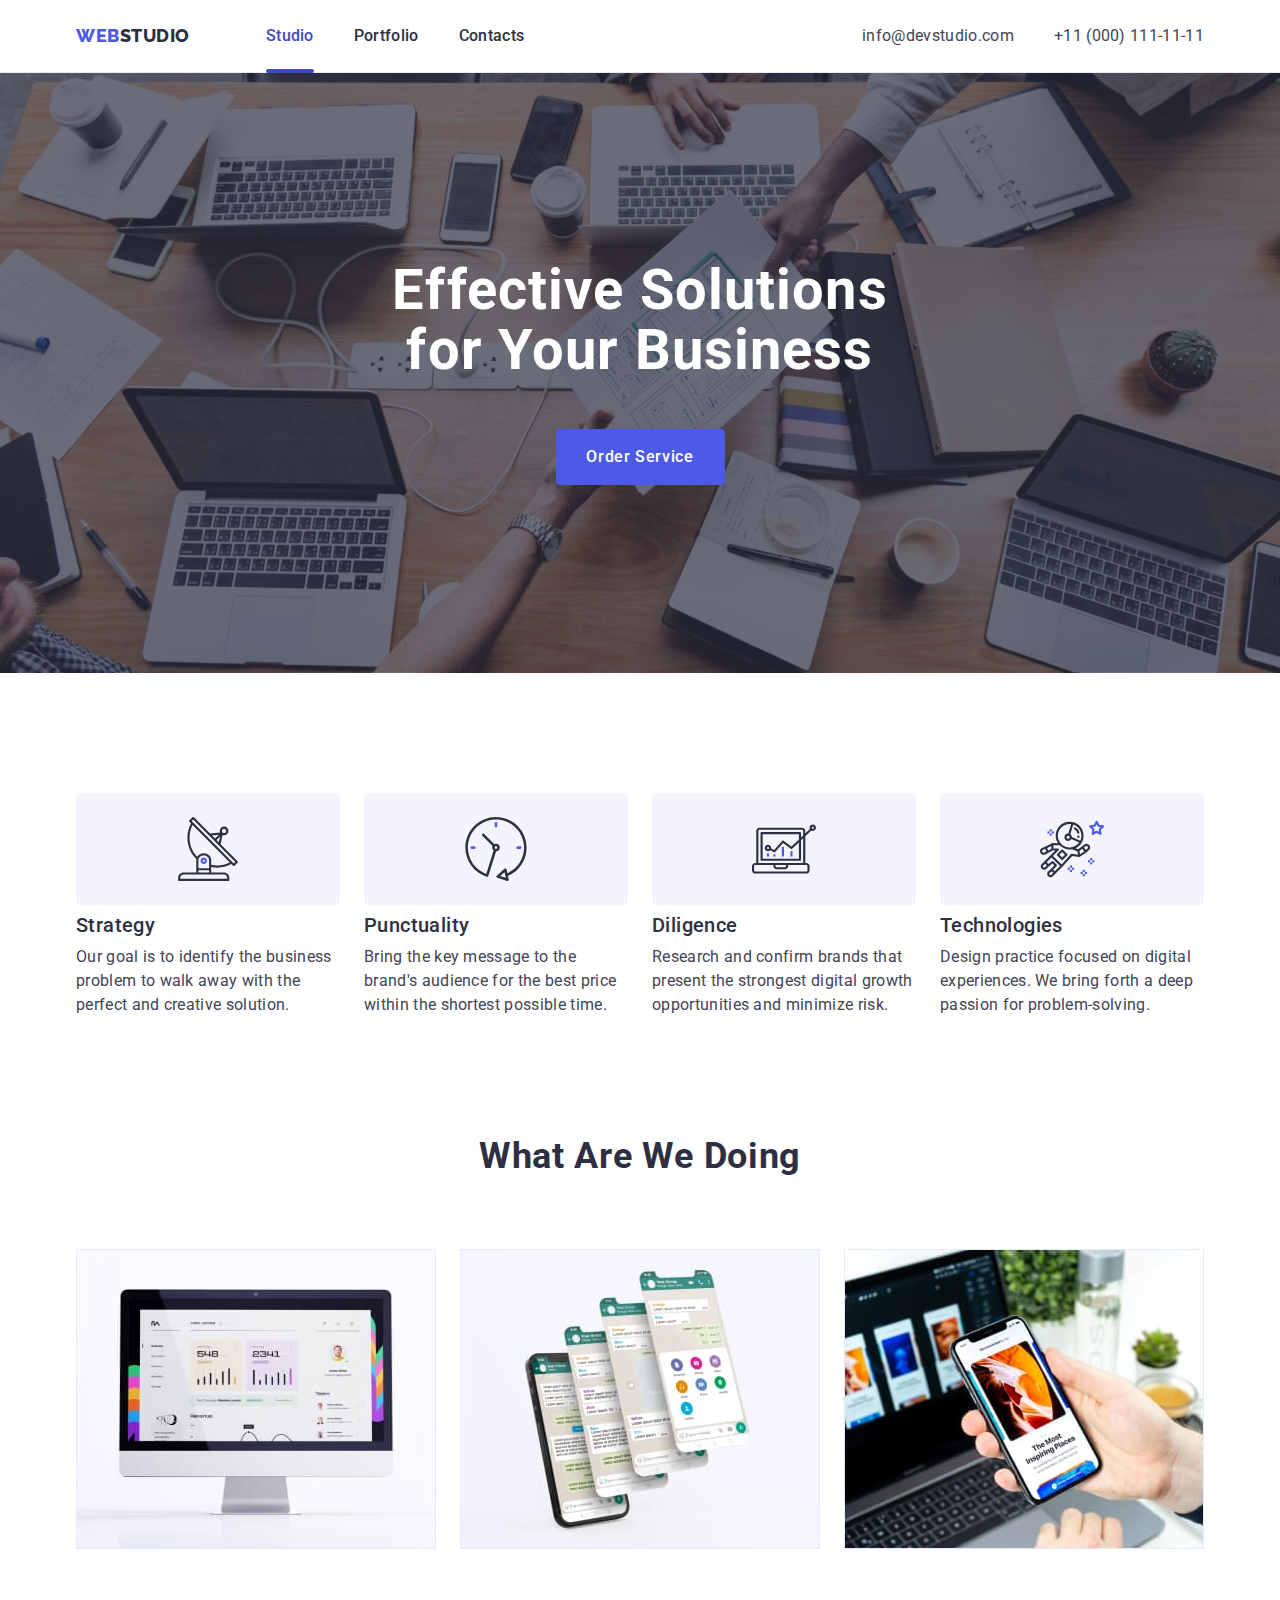
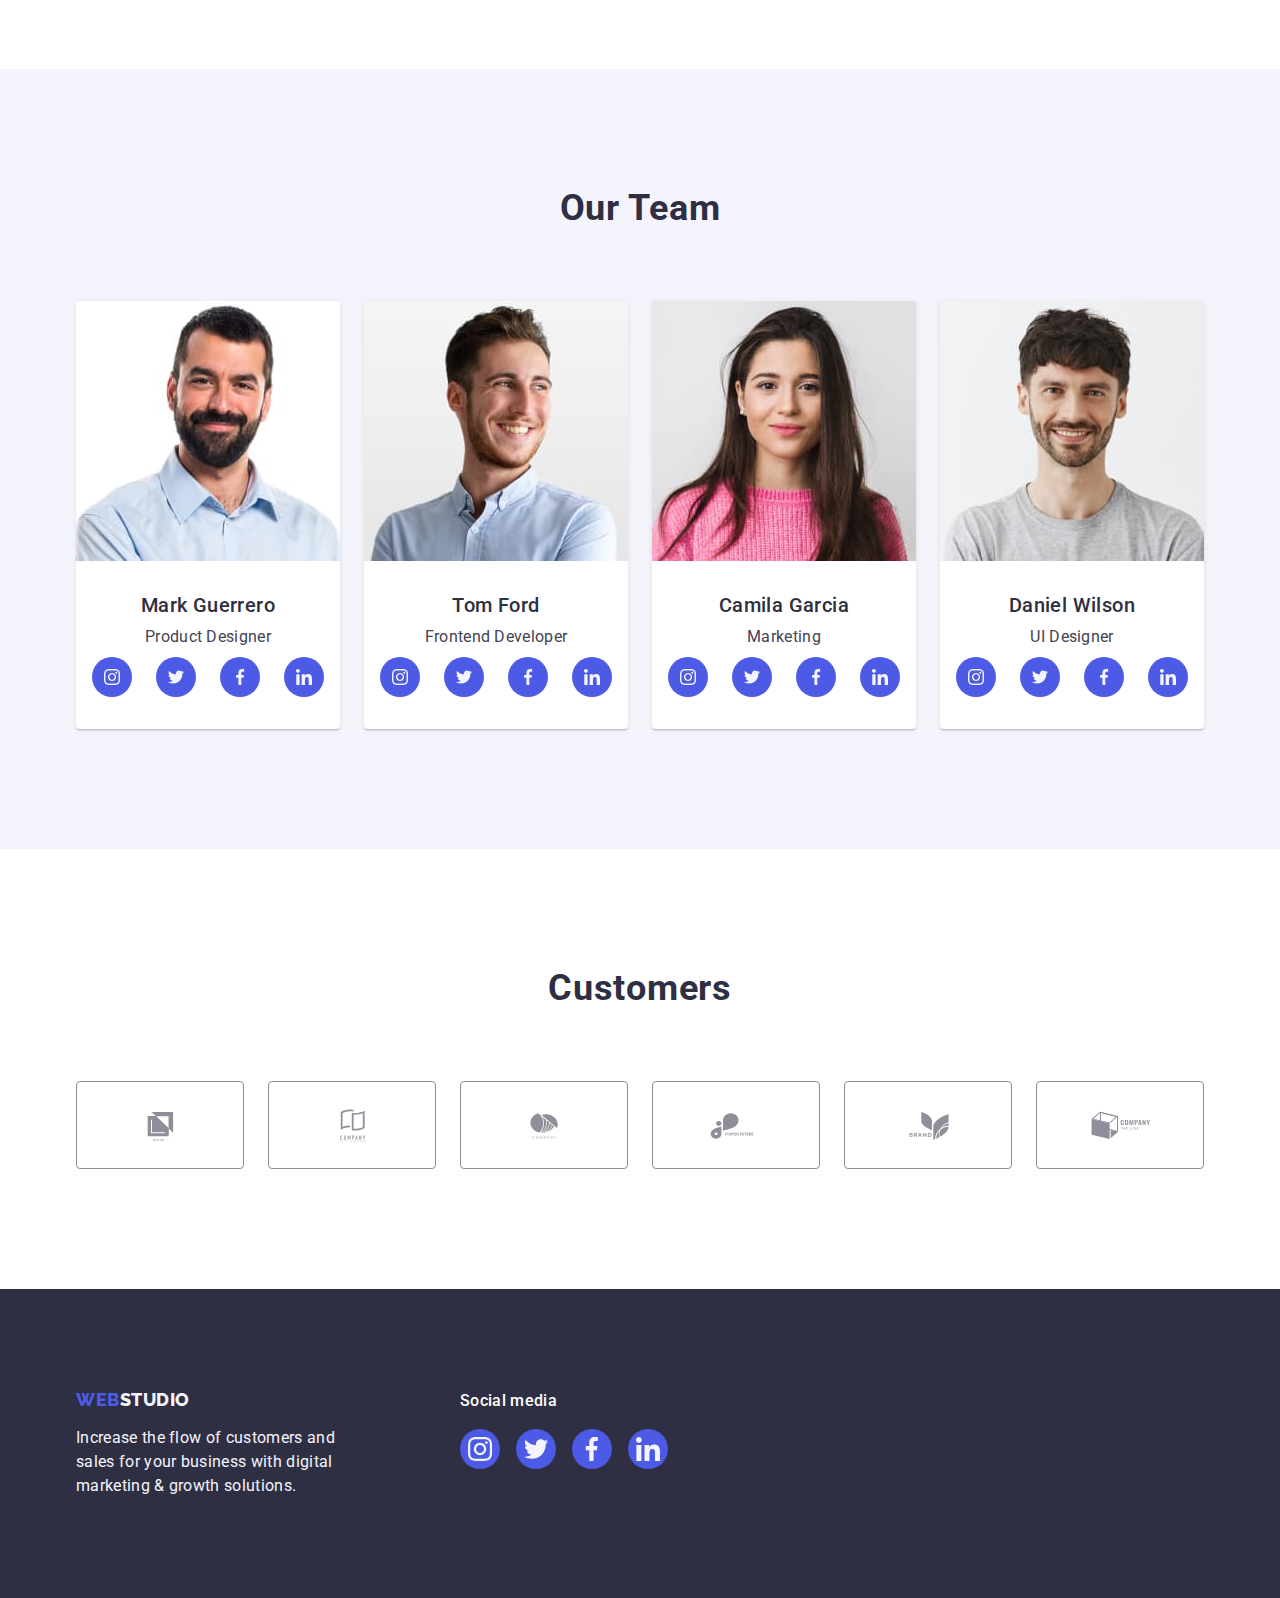
<file: index.html>
<!DOCTYPE html>
<html lang="en">
  <head>
    <meta charset="UTF-8" />
    <meta http-equiv="X-UA-Compatible" content="IE=edge" />
    <meta name="viewport" content="width=device-width, initial-scale=1.0" />
    <title>Webstudio</title>
    <link
      rel="stylesheet"
      href="https://cdn.jsdelivr.net/npm/modern-normalize@2.0.0/modern-normalize.min.css"
    />
    <link rel="preconnect" href="https://fonts.googleapis.com" />
    <link rel="preconnect" href="https://fonts.gstatic.com" crossorigin />
    <link
      href="https://fonts.googleapis.com/css2?family=Raleway:wght@800&family=Roboto:wght@400;500;700&display=swap"
      rel="stylesheet"
    />
    <link rel="stylesheet" href="./css/styles.css" />
  </head>
  <body>
    <!-- Header section -->
    <header class="header-section">
      <div class="header-wrapper container">
        <nav class="header-nav">
          <a class="link header-logo" href="./index.html"
            >Web<span class="header-logo-color">Studio</span></a
          >
          <ul class="list menu">
            <li class="header-menu-item">
              <a class="link header-nav__link current" href="./index.html">Studio</a>
            </li>
            <li class="header-menu-item">
              <a class="link header-nav__link" href="./portfolio.html">Portfolio</a>
            </li>
            <li class="header-menu-item">
              <a class="link header-nav__link" href="">Contacts</a>
            </li>
          </ul>
        </nav>
        <address class="adress">
          <ul class="list header-adress-list">
            <li
              ><a class="link contacts" href="mailto:info@devstudio.com">info@devstudio.com</a></li
            >
            <li><a class="link contacts" href="tel:+110001111111">+11 (000) 111-11-11</a></li>
          </ul>
        </address>
      </div>
    </header>
    <main>
      <!-- Hero section -->
      <section class="hero-section">
        <div class="container">
          <h1 class="main-title">Effective Solutions for Your Business</h1>
          <button class="cta-btn" type="button" data-modal-open> Order Service </button>
        </div>
      </section>
      <!-- Feature section -->
      <section class="feature-section">
        <div class="container">
          <h2 class="visually-hidden">Why us?</h2>
          <ul class="list feature-list">
            <li class="feature-list-item">
              <div class="feature-list-icon"
                ><svg width="64" height="64">
                  <use href="./images/icons.svg#icon-antenna-icon"></use>
                </svg>
              </div>
              <h3 class="feature-title">Strategy</h3>
              <p class="feature-text"
                >Our goal is to identify the business problem to walk away with the perfect and
                creative solution.
              </p>
            </li>
            <li class="feature-list-item">
              <div class="feature-list-icon"
                ><svg width="64" height="64">
                  <use href="./images/icons.svg#icon-clock-icon"></use>
                </svg>
              </div>
              <h3 class="feature-title"> Punctuality </h3>
              <p class="feature-text"
                >Bring the key message to the brand's audience for the best price within the
                shortest possible time.
              </p>
            </li>
            <li class="feature-list-item">
              <div class="feature-list-icon"
                ><svg width="64" height="64">
                  <use href="./images/icons.svg#icon-diagram-icon"></use>
                </svg>
              </div>
              <h3 class="feature-title">Diligence </h3>
              <p class="feature-text"
                >Research and confirm brands that present the strongest digital growth opportunities
                and minimize risk.
              </p>
            </li>
            <li class="feature-list-item">
              <div class="feature-list-icon">
                <svg width="64" height="64">
                  <use href="./images/icons.svg#icon-astronaut-icon"></use>
                </svg>
              </div>
              <h3 class="feature-title">Technologies</h3>
              <p class="feature-text"
                >Design practice focused on digital experiences. We bring forth a deep passion for
                problem-solving.
              </p>
            </li>
          </ul>
        </div>
      </section>
      <!-- Gallery section -->
      <section class="gallery-section">
        <div class="container">
          <h2 class="gallery-title">What are we doing</h2>
          <ul class="list gallery-list">
            <li class="gallery-list-item">
              <img src="./images/gallery/img-1.jpeg" alt="example1" width="360" height="300" />
            </li>
            <li class="gallery-list-item">
              <img src="./images/gallery/img-2.jpeg" alt="example2" width="360" height="300" />
            </li>
            <li class="gallery-list-item">
              <img src="./images/gallery/img-3.jpeg" alt="example3" width="360" height="300" />
            </li>
          </ul>
        </div>
      </section>
      <!-- Team section -->
      <section class="team-section">
        <div class="container">
          <h2 class="team-maintitle">Our Team</h2>
          <ul class="list team-list">
            <li class="team-list-item">
              <img
                src="./images/our-team/img-1.jpeg"
                alt="Mark Guerrero Product Designer"
                width="264"
                height="260"
              />
              <div class="team-person">
                <h3 class="team-title">Mark Guerrero</h3>
                <p class="team-text">Product Designer</p>

                <ul class="team-list-social-links list">
                  <li class="team-social-links-item">
                    <a class="social-links-item-link" href="">
                      <svg class="team-social-links-icon" width="16" height="16">
                        <use href="./images/icons.svg#icon-instagram-icon"></use>
                      </svg>
                    </a>
                  </li>
                  <li class="team-social-links-item">
                    <a class="social-links-item-link" href="">
                      <svg class="team-social-links-icon" width="16" height="16">
                        <use href="./images/icons.svg#icon-twitter-icon"></use>
                      </svg>
                    </a>
                  </li>
                  <li class="team-social-links-item">
                    <a class="social-links-item-link" href="">
                      <svg class="team-social-links-icon" width="16" height="16">
                        <use href="./images/icons.svg#icon-facebook-icon"></use>
                      </svg>
                    </a>
                  </li>
                  <li class="team-social-links-item">
                    <a class="social-links-item-link" href="">
                      <svg class="team-social-links-icon" width="16" height="16">
                        <use href="./images/icons.svg#icon-linkedin-icon"></use>
                      </svg>
                    </a>
                  </li>
                </ul>
              </div>
            </li>
            <li class="team-list-item">
              <img
                src="./images/our-team/img-2.jpeg"
                alt="Tom Ford Frontend Developer"
                width="264"
                height="260"
              />
              <div class="team-person">
                <h3 class="team-title">Tom Ford</h3>
                <p class="team-text">Frontend Developer</p>

                <ul class="team-list-social-links list">
                  <li class="team-social-links-item">
                    <a class="social-links-item-link" href="">
                      <svg class="team-social-links-icon" width="16" height="16">
                        <use href="./images/icons.svg#icon-instagram-icon"></use>
                      </svg>
                    </a>
                  </li>
                  <li class="team-social-links-item">
                    <a class="social-links-item-link" href="">
                      <svg class="team-social-links-icon" width="16" height="16">
                        <use href="./images/icons.svg#icon-twitter-icon"></use>
                      </svg>
                    </a>
                  </li>
                  <li class="team-social-links-item">
                    <a class="social-links-item-link" href="">
                      <svg class="team-social-links-icon" width="16" height="16">
                        <use href="./images/icons.svg#icon-facebook-icon"></use>
                      </svg>
                    </a>
                  </li>
                  <li class="team-social-links-item">
                    <a class="social-links-item-link" href="">
                      <svg class="team-social-links-icon" width="16" height="16">
                        <use href="./images/icons.svg#icon-linkedin-icon"></use>
                      </svg>
                    </a>
                  </li>
                </ul>
              </div>
            </li>
            <li class="team-list-item">
              <img
                src="./images/our-team/img-3.jpeg"
                alt="Camila Garcia Marketing"
                width="264"
                height="260"
              />
              <div class="team-person">
                <h3 class="team-title">Camila Garcia</h3>
                <p class="team-text">Marketing</p>

                <ul class="team-list-social-links list">
                  <li class="team-social-links-item">
                    <a class="social-links-item-link" href="">
                      <svg class="team-social-links-icon" width="16" height="16">
                        <use href="./images/icons.svg#icon-instagram-icon"></use>
                      </svg>
                    </a>
                  </li>
                  <li class="team-social-links-item">
                    <a class="social-links-item-link" href="">
                      <svg class="team-social-links-icon" width="16" height="16">
                        <use href="./images/icons.svg#icon-twitter-icon"></use>
                      </svg>
                    </a>
                  </li>
                  <li class="team-social-links-item">
                    <a class="social-links-item-link" href="">
                      <svg class="team-social-links-icon" width="16" height="16">
                        <use href="./images/icons.svg#icon-facebook-icon"></use>
                      </svg>
                    </a>
                  </li>
                  <li class="team-social-links-item">
                    <a class="social-links-item-link" href="">
                      <svg class="team-social-links-icon" width="16" height="16">
                        <use href="./images/icons.svg#icon-linkedin-icon"></use>
                      </svg>
                    </a>
                  </li>
                </ul>
              </div>
            </li>
            <li class="team-list-item">
              <img
                src="./images/our-team/img-4.jpeg"
                alt="Daniel Wilson UI Designer"
                width="264"
                height="260"
              />
              <div class="team-person">
                <h3 class="team-title">Daniel Wilson</h3>
                <p class="team-text">UI Designer</p>

                <ul class="team-list-social-links list">
                  <li class="team-social-links-item">
                    <a class="social-links-item-link" href="">
                      <svg class="team-social-links-icon" width="16" height="16">
                        <use href="./images/icons.svg#icon-instagram-icon"></use>
                      </svg>
                    </a>
                  </li>
                  <li class="team-social-links-item">
                    <a class="social-links-item-link" href="">
                      <svg class="team-social-links-icon" width="16" height="16">
                        <use href="./images/icons.svg#icon-twitter-icon"></use>
                      </svg>
                    </a>
                  </li>
                  <li class="team-social-links-item">
                    <a class="social-links-item-link" href="">
                      <svg class="team-social-links-icon" width="16" height="16">
                        <use href="./images/icons.svg#icon-facebook-icon"></use>
                      </svg>
                    </a>
                  </li>
                  <li class="team-social-links-item">
                    <a class="social-links-item-link" href="">
                      <svg class="team-social-links-icon" width="16" height="16">
                        <use href="./images/icons.svg#icon-linkedin-icon"></use>
                      </svg>
                    </a>
                  </li>
                </ul>
              </div>
            </li>
          </ul>
        </div>
      </section>
      <!-- customers section -->
      <section class="customers-section">
        <div class="container">
          <h2 class="customers-title">Customers</h2>
          <ul class="customers-list list">
            <li class="customers-list-item">
              <a class="customers-item-link" href="">
                <svg class="customers-link-icon" width="104" height="56">
                  <use href="./images/icons.svg#icon-customer-first-icon"></use>
                </svg>
              </a>
            </li>
            <li class="customers-list-item">
              <a class="customers-item-link" href="">
                <svg class="customers-link-icon" width="104" height="56">
                  <use href="./images/icons.svg#icon-customer-second-icon"></use>
                </svg>
              </a>
            </li>
            <li class="customers-list-item">
              <a class="customers-item-link" href="">
                <svg class="customers-link-icon" width="104" height="56">
                  <use href="./images/icons.svg#icon-customer-third-icon"></use>
                </svg>
              </a>
            </li>
            <li class="customers-list-item">
              <a class="customers-item-link" href="">
                <svg class="customers-link-icon" width="104" height="56">
                  <use href="./images/icons.svg#icon-customer-forth-icon"></use>
                </svg>
              </a>
            </li>
            <li class="customers-list-item">
              <a class="customers-item-link" href="">
                <svg class="customers-link-icon" width="104" height="56">
                  <use href="./images/icons.svg#icon-customer-fifth-icon"></use>
                </svg>
              </a>
            </li>
            <li class="customers-list-item">
              <a class="customers-item-link" href="">
                <svg class="customers-link-icon" width="104" height="56">
                  <use href="./images/icons.svg#icon-customer-sixth-icon"></use>
                </svg>
              </a>
            </li>
          </ul>
        </div>
      </section>
    </main>
    <!-- Footer section -->
    <footer class="footer">
      <div class="container footer-wrapper">
        <div class="footer-logo-wrapper">
          <a class="link footer-logo" href="./index.html"
            >Web<span class="footer-logo-color">Studio</span>
          </a>
          <p class="footer-text"
            >Increase the flow of customers and sales for your business with digital marketing &
            growth solutions.
          </p>
        </div>
        <div>
          <p class="footer-socials-text">Social media</p>
          <ul class="footer-socials-list list">
            <li class="footer-socials-item">
              <a class="footer-socials-link" href="">
                <svg class="footer-socials-icon" width="24" height="24">
                  <use href="./images/icons.svg#icon-footer-instagram-icon"></use>
                </svg>
              </a>
            </li>
            <li class="footer-socials-item">
              <a class="footer-socials-link" href="">
                <svg class="footer-socials-icon" width="24" height="24">
                  <use href="./images/icons.svg#icon-footer-twitter-icon"></use>
                </svg>
              </a>
            </li>
            <li class="footer-socials-item">
              <a class="footer-socials-link" href="">
                <svg class="footer-socials-icon" width="24" height="24">
                  <use href="./images/icons.svg#icon-footer-facebook-icon"></use>
                </svg>
              </a>
            </li>
            <li class="footer-socials-item">
              <a class="footer-socials-link" href="">
                <svg class="footer-socials-icon" width="24" height="24">
                  <use href="./images/icons.svg#icon-footer-linkedin-icon"></use>
                </svg>
              </a>
            </li>
          </ul>
        </div>
      </div>
    </footer>
    <!-- modal window -->
    <div class="backdrop-window is-hidden" data-modal>
      <div class="modal-window">
        <button class="modal-window-btn" type="button" data-modal-close>
          <svg class="modal-window-icon" width="8" height="8">
            <use href="./images/icons.svg#icon-close-btn"></use>
          </svg>
        </button>
      </div>
    </div>
    <script src="./js/modal.js"></script>
  </body>
</html>
</file>
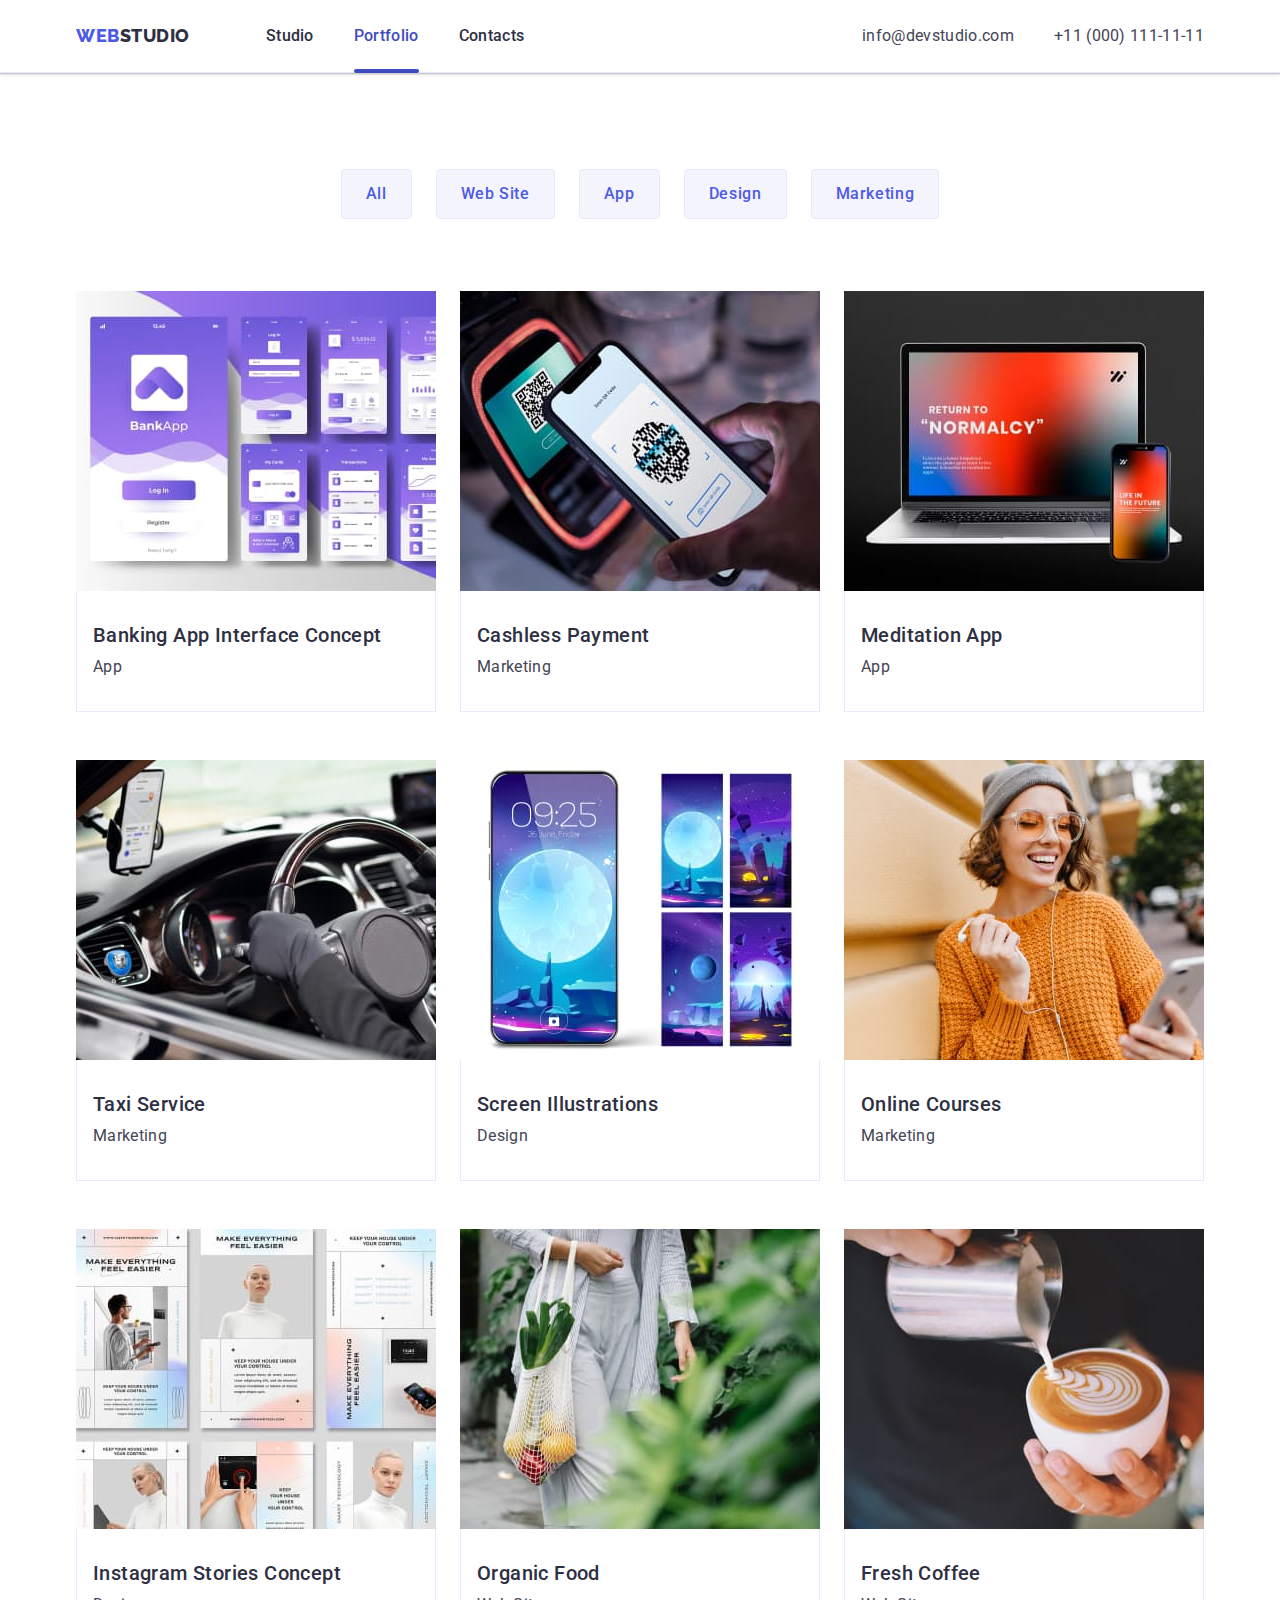
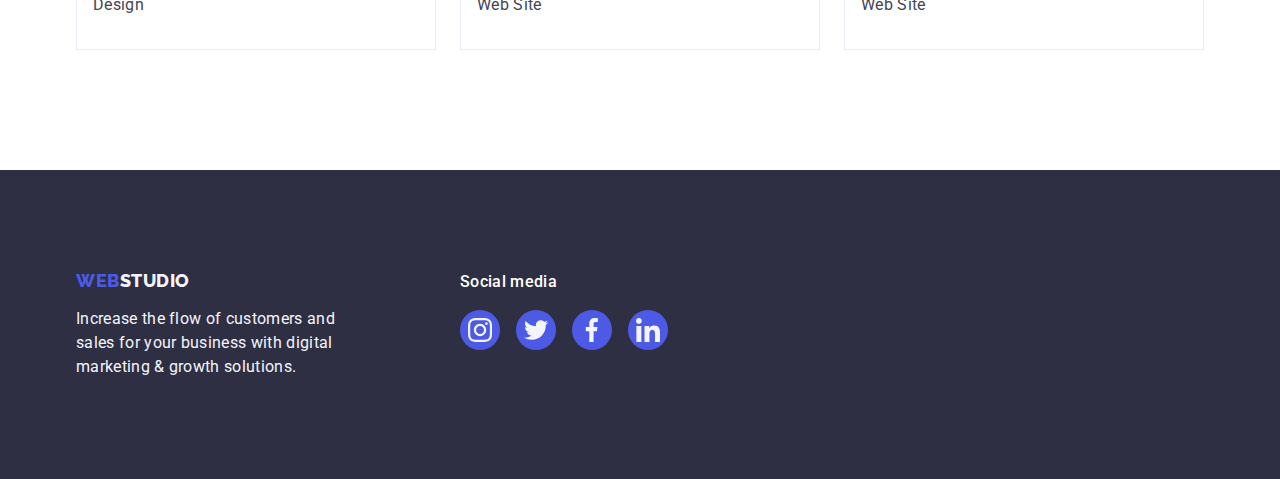
<file: portfolio.html>
<!DOCTYPE html>
<html lang="en">
  <head>
    <meta charset="UTF-8" />
    <meta http-equiv="X-UA-Compatible" content="IE=edge" />
    <meta name="viewport" content="width=device-width, initial-scale=1.0" />
    <title>Portfolio</title>
    <link
      rel="stylesheet"
      href="https://cdn.jsdelivr.net/npm/modern-normalize@2.0.0/modern-normalize.min.css"
    />
    <link rel="preconnect" href="https://fonts.googleapis.com" />
    <link rel="preconnect" href="https://fonts.gstatic.com" crossorigin />
    <link
      href="https://fonts.googleapis.com/css2?family=Raleway:wght@800&family=Roboto:wght@400;500;700&display=swap"
      rel="stylesheet"
    />
    <link rel="stylesheet" href="./css/styles.css" />
  </head>
  <body>
    <!--Header section  -->
    <header class="header-section">
      <div class="header-wrapper container">
        <nav class="header-nav">
          <a class="link header-logo" href="./index.html"
            >Web<span class="header-logo-color">Studio</span></a
          >
          <ul class="list menu">
            <li class="header-menu-item">
              <a class="link header-nav__link" href="./index.html">Studio</a>
            </li>
            <li class="header-menu-item">
              <a class="link header-nav__link current" href="./portfolio.html">Portfolio</a>
            </li>
            <li class="header-menu-item">
              <a class="link header-nav__link" href="">Contacts</a>
            </li>
          </ul>
        </nav>
        <address class="adress">
          <ul class="list header-adress-list">
            <li
              ><a class="link contacts" href="mailto:info@devstudio.com">info@devstudio.com</a></li
            >
            <li><a class="link contacts" href="tel:+110001111111">+11 (000) 111-11-11</a></li>
          </ul>
        </address>
      </div>
    </header>
    <main>
      <!-- main section -->
      <!-- portfolio section -->
      <section class="main-section">
        <div class="container">
          <h1 class="visually-hidden">Portfolio</h1>
          <ul class="list portfolio-menu-list">
            <li class="portfolio-menu-item">
              <button class="menu-btn" type="button">All</button>
            </li>
            <li class="portfolio-menu-item">
              <button class="menu-btn" type="button">Web Site</button>
            </li>
            <li class="portfolio-menu-item"
              ><button class="menu-btn" type="button">App</button>
            </li>
            <li class="portfolio-menu-item">
              <button class="menu-btn" type="button">Design</button>
            </li>
            <li class="portfolio-menu-item">
              <button class="menu-btn" type="button">Marketing</button>
            </li>
          </ul>
          <ul class="list portfolio-list">
            <li class="portfolio-list-item">
              <a class="link portfolio-list-link" href="">
                <div class="portfolio-img-wrapper">
                  <img
                    src="./images/portfolio/banking-app.jpeg"
                    alt="Banking app"
                    width="360"
                    height="300"
                  />
                  <p class="portfolio-text-overlay">
                    14 Stylish and User-Friendly App Design Concepts · Task Manager App · Calorie
                    Tracker App · Exotic Fruit Ecommerce App · Cloud Storage App
                  </p>
                </div>
                <div class="app-name">
                  <h2 class="portfolio-title">Banking App Interface Concept</h2>
                  <p class="portfolio-text">App</p>
                </div>
              </a>
            </li>
            <li class="portfolio-list-item">
              <a class="link portfolio-list-link" href="">
                <div class="portfolio-img-wrapper">
                  <img
                    src="./images/portfolio/cashless-payment.jpeg"
                    alt="Phone with qr code"
                    width="360"
                    height="300"
                  />
                  <p class="portfolio-text-overlay">
                    14 Stylish and User-Friendly App Design Concepts · Task Manager App · Calorie
                    Tracker App · Exotic Fruit Ecommerce App · Cloud Storage App
                  </p>
                </div>
                <div class="app-name">
                  <h2 class="portfolio-title">Cashless Payment</h2>
                  <p class="portfolio-text">Marketing</p>
                </div>
              </a>
            </li>
            <li class="portfolio-list-item">
              <a class="link portfolio-list-link" href="">
                <div class="portfolio-img-wrapper">
                  <img
                    src="./images/portfolio/meditationapp.jpeg"
                    alt="Macbook and iphone"
                    width="360"
                    height="300"
                  />
                  <p class="portfolio-text-overlay">
                    14 Stylish and User-Friendly App Design Concepts · Task Manager App · Calorie
                    Tracker App · Exotic Fruit Ecommerce App · Cloud Storage App
                  </p>
                </div>
                <div class="app-name">
                  <h2 class="portfolio-title">Meditation App</h2>
                  <p class="portfolio-text">App</p>
                </div>
              </a>
            </li>
            <li class="portfolio-list-item">
              <a class="link portfolio-list-link" href="">
                <div class="portfolio-img-wrapper">
                  <img
                    src="./images/portfolio/taxi-service.jpeg"
                    alt="Taxi driver"
                    width="360"
                    height="300"
                  />
                  <p class="portfolio-text-overlay">
                    14 Stylish and User-Friendly App Design Concepts · Task Manager App · Calorie
                    Tracker App · Exotic Fruit Ecommerce App · Cloud Storage App
                  </p>
                </div>
                <div class="app-name">
                  <h2 class="portfolio-title">Taxi Service</h2>
                  <p class="portfolio-text">Marketing</p>
                </div>
              </a>
            </li>
            <li class="portfolio-list-item">
              <a class="link portfolio-list-link" href="">
                <div class="portfolio-img-wrapper">
                  <img
                    src="./images/portfolio/screen-illustrations.jpeg"
                    alt="Iphone screen"
                    width="360"
                    height="300"
                  />
                  <p class="portfolio-text-overlay">
                    14 Stylish and User-Friendly App Design Concepts · Task Manager App · Calorie
                    Tracker App · Exotic Fruit Ecommerce App · Cloud Storage App
                  </p>
                </div>
                <div class="app-name">
                  <h2 class="portfolio-title">Screen Illustrations</h2>
                  <p class="portfolio-text">Design</p>
                </div>
              </a>
            </li>
            <li class="portfolio-list-item">
              <a class="link portfolio-list-link" href="">
                <div class="portfolio-img-wrapper">
                  <img
                    src="./images/portfolio/online-courses.jpeg"
                    alt="Smiling girl"
                    width="360"
                    height="300"
                  />
                  <p class="portfolio-text-overlay">
                    14 Stylish and User-Friendly App Design Concepts · Task Manager App · Calorie
                    Tracker App · Exotic Fruit Ecommerce App · Cloud Storage App
                  </p>
                </div>
                <div class="app-name">
                  <h2 class="portfolio-title">Online Courses</h2>
                  <p class="portfolio-text">Marketing</p>
                </div>
              </a>
            </li>
            <li class="portfolio-list-item">
              <a class="link portfolio-list-link" href="">
                <div class="portfolio-img-wrapper">
                  <img
                    src="./images/portfolio/instagramstories.jpeg"
                    alt="Instagram stories"
                    width="360"
                    height="300"
                  />
                  <p class="portfolio-text-overlay">
                    14 Stylish and User-Friendly App Design Concepts · Task Manager App · Calorie
                    Tracker App · Exotic Fruit Ecommerce App · Cloud Storage App
                  </p>
                </div>
                <div class="app-name">
                  <h2 class="portfolio-title">Instagram Stories Concept</h2>
                  <p class="portfolio-text">Design</p>
                </div>
              </a>
            </li>
            <li class="portfolio-list-item">
              <a class="link portfolio-list-link" href="">
                <div class="portfolio-img-wrapper">
                  <img
                    src="./images/portfolio/organicfood.jpeg"
                    alt="Woman with organic food"
                    width="360"
                    height="300"
                  />
                  <p class="portfolio-text-overlay">
                    14 Stylish and User-Friendly App Design Concepts · Task Manager App · Calorie
                    Tracker App · Exotic Fruit Ecommerce App · Cloud Storage App
                  </p>
                </div>
                <div class="app-name">
                  <h2 class="portfolio-title">Organic Food</h2>
                  <p class="portfolio-text">Web Site</p>
                </div>
              </a>
            </li>
            <li class="portfolio-list-item">
              <a class="link portfolio-list-link" href="">
                <div class="portfolio-img-wrapper">
                  <img
                    src="./images/portfolio/fresh-coffee.jpeg"
                    alt="Fresh coffee"
                    width="360"
                    height="300"
                  />
                  <p class="portfolio-text-overlay">
                    14 Stylish and User-Friendly App Design Concepts · Task Manager App · Calorie
                    Tracker App · Exotic Fruit Ecommerce App · Cloud Storage App
                  </p>
                </div>
                <div class="app-name">
                  <h2 class="portfolio-title">Fresh Coffee</h2>
                  <p class="portfolio-text">Web Site</p>
                </div>
              </a>
            </li>
          </ul>
        </div>
      </section>
    </main>
    <!-- footer section -->
    <footer class="footer">
      <div class="container footer-wrapper">
        <div class="footer-logo-wrapper">
          <a class="link footer-logo" href="./index.html"
            >Web<span class="footer-logo-color">Studio</span>
          </a>
          <p class="footer-text"
            >Increase the flow of customers and sales for your business with digital marketing &
            growth solutions.
          </p>
        </div>
        <div>
          <p class="footer-socials-text">Social media</p>
          <ul class="footer-socials-list list">
            <li class="footer-socials-item">
              <a class="footer-socials-link" href="">
                <svg class="footer-socials-icon" width="24" height="24">
                  <use href="./images/icons.svg#icon-footer-instagram-icon"></use>
                </svg>
              </a>
            </li>
            <li class="footer-socials-item">
              <a class="footer-socials-link" href="">
                <svg class="footer-socials-icon" width="24" height="24">
                  <use href="./images/icons.svg#icon-footer-twitter-icon"></use>
                </svg>
              </a>
            </li>
            <li class="footer-socials-item">
              <a class="footer-socials-link" href="">
                <svg class="footer-socials-icon" width="24" height="24">
                  <use href="./images/icons.svg#icon-footer-facebook-icon"></use>
                </svg>
              </a>
            </li>
            <li class="footer-socials-item">
              <a class="footer-socials-link" href="">
                <svg class="footer-socials-icon" width="24" height="24">
                  <use href="./images/icons.svg#icon-footer-linkedin-icon"></use>
                </svg>
              </a>
            </li>
          </ul>
        </div>
      </div>
    </footer>
  </body>
</html>
</file>
<file: css/styles.css>
/* Variables */
:root {
  --iris: #4d5ae5;
  --navyblue: #2e2f42;
  --slate: #434455;
  --white: #fff;
  --cloud: #f4f4fd;
  --cornflower: #e7e9fc;
  --ocean: #404bbf;
}

/* /Variables */

/* Common styles */

img {
  display: block;
}

body {
  font-family: 'Roboto', sans-serif;
  color: #434455;
  background-color: #ffffff;
}

.container {
  width: 1158px;
  margin: 0 auto;
  padding-left: 15px;
  padding-right: 15px;
}

/* reset start */

.adress {
  font-style: normal;
  margin-left: auto;
}

.link {
  text-decoration: none;
}

.list {
  list-style-type: none;
}

button {
  cursor: pointer;
}

h1,
h2,
h3,
h4,
h5,
h6,
p {
  margin: 0;
}

ul,
ol {
  margin: 0;
  padding: 0;
}
/* reset end */

/* /Common styles */

/* Header section */

.header-section {
  border-bottom: 1px solid var(--cornflower);
  box-shadow: 0px 2px 1px rgba(46, 47, 66, 0.08), 0px 1px 1px rgba(46, 47, 66, 0.16),
    0px 1px 6px rgba(46, 47, 66, 0.08);
}

.header-wrapper {
  display: flex;
  align-items: center;
}

.header-nav {
  display: flex;
  align-items: center;
}

.header-logo {
  color: var(--iris);
  font-family: 'Raleway', sans-serif;
  font-size: 18px;
  font-weight: 800;
  line-height: 1.17; /* 116.667% */
  letter-spacing: 0.03em;
  text-transform: uppercase;
  margin-right: 76px;
}

.header-logo-color {
  color: var(--navyblue);
  font-family: 'Raleway', sans-serif;
  font-size: 18px;
  font-weight: 800;
  line-height: 1.17; /* 116.667% */
  letter-spacing: 0.03em;
  text-transform: uppercase;
}

.menu {
  display: flex;
  gap: 40px;
}

.header-nav__link {
  padding-top: 24px;
  padding-bottom: 24px;
  color: var(--navyblue);
  font-size: 16px;
  font-weight: 500;
  line-height: 1.5; /* 150% */
  letter-spacing: 0.02em;
  display: block;
  transition: color 250ms cubic-bezier(0.4, 0, 0.2, 1);
}

.header-nav__link:hover,
.header-nav__link:focus {
  color: #404bbf;
}

.header-nav__link.current {
  position: relative;
  color: #404bbf;
}

.header-nav__link.current::after {
  content: '';
  display: block;
  width: 100%;
  height: 4px;
  border-radius: 2px;
  background-color: var(--ocean);
  position: absolute;
  bottom: -1px;
  left: 0;
}

.header-adress-list {
  display: flex;
  gap: 40px;
}

.contacts {
  color: var(--slate);
  font-size: 16px;
  line-height: 1.5;
  letter-spacing: 0.02em;
  transition: color 250ms cubic-bezier(0.4, 0, 0.2, 1);
}

.contacts:hover,
.contacts:focus {
  color: #404bbf;
}

/* /Header section */

/* Hero section */

.hero-section {
  background-color: #2e2f42;
  padding-top: 188px;
  padding-bottom: 188px;
  background-image: linear-gradient(rgba(46, 47, 66, 0.7), rgba(46, 47, 66, 0.7)),
    url(../images/hero/hero-background-image.jpeg);
  max-width: 1440px;
  background-repeat: no-repeat;
  background-position: center;
  background-size: cover;
}

.main-title {
  color: var(--white);
  text-align: center;
  font-size: 56px;
  line-height: 1.07; /* 107.143% */
  letter-spacing: 0.02em;
  max-width: 496px;
  margin-right: auto;
  margin-left: auto;
  margin-bottom: 48px;
}

.cta-btn {
  display: block;
  color: var(--white);
  background-color: #4d5ae5;
  font-family: 'Roboto', sans-serif;
  font-size: 16px;
  font-weight: 500;
  line-height: 1.5; /* 150% */
  letter-spacing: 0.04em;
  min-width: 169px;
  height: 56px;
  border: none;
  border-radius: 4px;
  cursor: pointer;
  margin-right: auto;
  margin-left: auto;
  transition: background-color 250ms cubic-bezier(0.4, 0, 0.2, 1);
}

.cta-btn:hover,
.cta-btn:focus {
  background-color: #404bbf;
}

/*== /Hero section==  */

/* Feature section */
.visually-hidden {
  position: absolute;
  width: 1px;
  height: 1px;
  margin: -1px;
  border: 0;
  padding: 0;
  white-space: nowrap;
  clip-path: inset(100%);
  clip: rect(0 0 0 0);
  overflow: hidden;
}

.feature-section {
  padding-top: 120px;
  padding-bottom: 120px;
}

.feature-list {
  display: flex;
  gap: 24px;
}

.feature-list-item {
  width: calc((100% - 72px) / 4);
}

.feature-list-icon {
  display: flex;
  align-items: center;
  justify-content: center;
  height: 112px;
  background-color: #f4f4fd;
  border-radius: 4px;
  margin-bottom: 8px;
}

.feature-title {
  color: var(--navyblue);
  font-size: 20px;
  font-weight: 500;
  line-height: 1.2; /* 120% */
  letter-spacing: 0.02em;
  margin-bottom: 8px;
}

.feature-text {
  color: var(--slate);
  font-size: 16px;
  line-height: 1.5; /* 150% */
  letter-spacing: 0.02em;
}
/* /Feature section */

/* Gallery section */

.gallery-section {
  padding-bottom: 120px;
}

.gallery-list {
  display: flex;
  gap: 24px;
}

.gallery-list-item {
  width: calc((100% - 48px) / 3);
}

.gallery-title {
  color: var(--navyblue);
  text-align: center;
  font-size: 36px;
  line-height: 1.11; /* 111.111% */
  letter-spacing: 0.02em;
  text-transform: capitalize;
  margin-bottom: 72px;
}

/* /Gallery section */

/* Team section */

.team-section {
  background-color: #f4f4fd;
  padding-top: 120px;
  padding-bottom: 120px;
}

.team-list {
  display: flex;
  gap: 24px;
}

.team-person {
  padding-top: 32px;
  padding-bottom: 32px;
}

.team-list-item {
  background-color: #ffffff;
  width: calc((100% - 72px) / 4);
  border-radius: 0px 0px 4px 4px;
  box-shadow: 0px 1px 6px rgba(46, 47, 66, 0.08), 0px 1px 1px rgba(46, 47, 66, 0.16),
    0px 2px 1px rgba(46, 47, 66, 0.08);
}

.team-maintitle {
  color: var(--navyblue);
  text-align: center;
  font-size: 36px;
  line-height: 1.11; /* 111.111% */
  letter-spacing: 0.02em;
  text-transform: capitalize;
  margin-bottom: 72px;
}

.team-title {
  color: var(--navyblue);
  text-align: center;
  font-size: 20px;
  font-weight: 500;
  line-height: 1.2; /* 120% */
  letter-spacing: 0.02em;
  text-align: center;
  margin-bottom: 8px;
}

.team-list-social-links {
  display: flex;
  justify-content: center;
  gap: 24px;
}

.team-social-links-item {
  width: 40px;
  height: 40px;
}

.social-links-item-link {
  width: 100%;
  height: 100%;
  background-color: #4d5ae5;
  border-radius: 50%;
  display: flex;
  align-items: center;
  justify-content: center;
  transition: background-color 250ms cubic-bezier(0.4, 0, 0.2, 1);
}

.social-links-item-link:hover,
.social-links-item-link:focus {
  background-color: #404bbf;
}

.team-social-links-icon {
  fill: #f4f4fd;
}

.team-text {
  color: var(--slate);
  text-align: center;
  font-size: 16px;
  line-height: 1.5; /* 150% */
  letter-spacing: 0.02em;
  text-align: center;
  margin-bottom: 8px;
}

/* /Team section */

/* start customers section */

.customers-section {
  padding-top: 120px;
  padding-bottom: 120px;
}

.customers-title {
  color: var(--navyblue);
  text-align: center;
  font-size: 36px;
  line-height: 1.11; /* 111.111% */
  letter-spacing: 0.02em;
  text-transform: capitalize;
  margin-bottom: 72px;
}

.customers-list {
  display: flex;
  gap: 24px;
}

.customers-list-item {
  width: calc((100% - 120px) / 6);
  height: 88px;
  transition: border-color 250ms cubic-bezier(0.4, 0, 0.2, 1),
    color 250ms cubic-bezier(0.4, 0, 0.2, 1);
}

.customers-item-link {
  width: 100%;
  height: 100%;
  border: 1px solid #8e8f99;
  border-radius: 4px;
  display: flex;
  align-items: center;
  justify-content: center;
  color: #8e8f99;
  transition: border-color 250ms cubic-bezier(0.4, 0, 0.2, 1),
    color 250ms cubic-bezier(0.4, 0, 0.2, 1);
}

.customers-item-link:hover,
.customers-item-link:focus {
  color: #404bbf;
  border-color: #404bbf;
}

.customers-link-icon {
  fill: currentColor;
}

/* end customers section */

/* Footer section */

.footer-logo {
  display: inline-block;
  color: var(--iris);
  font-family: 'Raleway', sans-serif;
  font-size: 18px;
  font-weight: 800;
  line-height: 1.17; /* 116.667% */
  letter-spacing: 0.03em;
  text-transform: uppercase;
  margin-bottom: 16px;
}

.footer-logo-color {
  color: var(--cloud);
  font-family: 'Raleway', sans-serif;
  font-size: 18px;
  font-weight: 800;
  line-height: 1.17; /* 116.667% */
  letter-spacing: 0.03em;
  text-transform: uppercase;
}

.footer-text {
  color: var(--cloud);
  font-size: 16px;
  line-height: 1.5; /* 150% */
  letter-spacing: 0.02em;
  max-width: 264px;
}

.footer {
  background-color: #2e2f42;
  padding-top: 100px;
  padding-bottom: 100px;
}

.footer-wrapper {
  display: flex;
  align-items: baseline;
}

.footer-logo-wrapper {
  margin-right: 120px;
}

.footer-socials-text {
  color: var(--white);
  font-size: 16px;
  font-weight: 500;
  line-height: 1.5; /* 150% */
  letter-spacing: 0.02em;
  margin-bottom: 16px;
}

.footer-socials-list {
  display: flex;
  gap: 16px;
}

.footer-socials-item {
  width: 40px;
  height: 40px;
  transition: background-color 250ms cubic-bezier(0.4, 0, 0.2, 1);
}

.footer-socials-link {
  width: 100%;
  height: 100%;
  background-color: #4d5ae5;
  border-radius: 50%;
  display: flex;
  justify-content: center;
  align-items: center;
  transition: background-color 250ms cubic-bezier(0.4, 0, 0.2, 1);
}

.footer-socials-link:hover,
.footer-socials-link:focus {
  background-color: #31d0aa;
}

.footer-socials-icon {
  fill: #f4f4fd;
}

/* /Footer section */

/* start modal window */

.backdrop-window {
  position: fixed;
  top: 0;
  left: 0;
  width: 100%;
  height: 100%;
  background-color: rgba(46, 47, 66, 0.4);
  transition: opacity 250ms cubic-bezier(0.4, 0, 0.2, 1),
    visibility 250ms cubic-bezier(0.4, 0, 0.2, 1);
}

.modal-window {
  position: absolute;
  top: 50%;
  left: 50%;
  transform: translate(-50%, -50%) scale(1);
  width: 408px;
  min-height: 584px;
  background: #fcfcfc;
  box-shadow: 0px 1px 1px rgba(0, 0, 0, 0.14), 0px 1px 3px rgba(0, 0, 0, 0.12),
    0px 2px 1px rgba(0, 0, 0, 0.2);
  border-radius: 4px;
  transition: transform 250ms cubic-bezier(0.4, 0, 0.2, 1);
}

.modal-window-btn {
  position: absolute;
  top: 24px;
  right: 24px;
  width: 24px;
  height: 24px;
  border-radius: 50%;
  display: flex;
  align-items: center;
  justify-content: center;
  background-color: #e7e9fc;
  border: 1px solid rgba(0, 0, 0, 0.1);
  padding: 0;
  cursor: pointer;
  transition: background-color 250ms cubic-bezier(0.4, 0, 0.2, 1),
    border 250ms cubic-bezier(0.4, 0, 0.2, 1);
}

.modal-window-btn:hover,
.modal-window-btn:focus {
  background-color: #404bbf;
  border: none;
}

.modal-window-icon {
  transition: fill 250ms cubic-bezier(0.4, 0, 0.2, 1);
}

.modal-window-btn:hover .modal-window-icon,
.modal-window-btn:focus .modal-window-icon {
  fill: #ffffff;
}

.is-hidden {
  opacity: 0;
  visibility: hidden;
  pointer-events: none;
}

/* end modal window */

/*======== Portfolio page ===== */

/* main section */

.main-section {
  padding-top: 96px;
  padding-bottom: 120px;
}

.menu-btn {
  color: var(--iris);
  background-color: #f4f4fd;
  font-family: 'Roboto', sans-serif;
  text-align: center;
  font-size: 16px;
  font-weight: 500;
  line-height: 1.5; /* 150% */
  letter-spacing: 0.04em;
  padding: 12px 24px;
  border: 1px solid var(--cornflower);
  border-radius: 4px;
  transition: color 250ms cubic-bezier(0.4, 0, 0.2, 1),
    background-color 250ms cubic-bezier(0.4, 0, 0.2, 1),
    border-color 250ms cubic-bezier(0.4, 0, 0.2, 1), box-shadow 250ms cubic-bezier(0.4, 0, 0.2, 1);
}

.menu-btn:hover,
.menu-btn:focus {
  color: #ffffff;
  background-color: #404bbf;
  border: 1px solid transparent;
  box-shadow: 0px 3px 1px rgba(0, 0, 0, 0.1), 0px 2px 1px rgba(0, 0, 0, 0.08),
    0px 2px 2px rgba(0, 0, 0, 0.12);
}

/* Portfolio section */

.portfolio-menu-list {
  display: flex;
  justify-content: center;
  gap: 24px;
  margin-bottom: 72px;
}

.portfolio-menu-item {
  transition: color 250ms cubic-bezier(0.4, 0, 0.2, 1),
    background-color 250ms cubic-bezier(0.4, 0, 0.2, 1),
    border-color 250ms cubic-bezier(0.4, 0, 0.2, 1), box-shadow 250ms cubic-bezier(0.4, 0, 0.2, 1);
}

.portfolio-list {
  display: flex;
  flex-wrap: wrap;
  column-gap: 24px;
  row-gap: 48px;
}

.portfolio-list-link {
  display: block;
  transition: box-shadow 250ms cubic-bezier(0.4, 0, 0.2, 1);
}

.portfolio-list-link:hover .portfolio-text-overlay,
.portfolio-list-link:focus .portfolio-text-overlay {
  transform: translateY(0%);
}

.portfolio-list-link:hover,
.portfolio-list-link:focus {
  box-shadow: 0px 1px 6px rgba(46, 47, 66, 0.08), 0px 1px 1px rgba(46, 47, 66, 0.16),
    0px 2px 1px rgba(46, 47, 66, 0.08);
}

.portfolio-list-item {
  width: calc((100% - 48px) / 3);
  transition: box-shadow 250ms cubic-bezier(0.4, 0, 0.2, 1);
}

.portfolio-title {
  color: var(--navyblue);
  font-size: 20px;
  font-weight: 500;
  line-height: 1.2; /* 120% */
  letter-spacing: 0.02em;
  margin-bottom: 8px;
}

.portfolio-text {
  color: var(--slate);
  font-size: 16px;
  line-height: 1.5; /* 150% */
  letter-spacing: 0.02em;
}

.portfolio-img-wrapper {
  position: relative;
  overflow: hidden;
}

.portfolio-text-overlay {
  position: absolute;
  top: 0;
  left: 0;
  font-size: 16px;
  line-height: 1.5;
  letter-spacing: 0.02em;
  color: #f4f4fd;
  padding: 40px 32px;
  background-color: #4d5ae5;
  color: var(--cloud);
  height: 100%;
  width: 100%;
  overflow: auto;
  transform: translateY(100%);
  transition: transform 250ms cubic-bezier(0.4, 0, 0.2, 1);
}

.portfolio-img-wrapper:hover .portfolio-text-overlay,
.portfolio-img-wrapper:focus .portfolio-text-overlay {
  transform: translateY(0%);
}

.app-name {
  padding: 32px 16px;
  border: 1px solid var(--cornflower);
  border-top: none;
}

.app-name:hover .portfolio-text {
  transform: translateY(0%);
}

.app-name:focus .portfolio-text {
  transform: translateY(0%);
}

/* /Portfolio section */
/* /main section */

/*======== /Portfolio page ===== */
</file>
